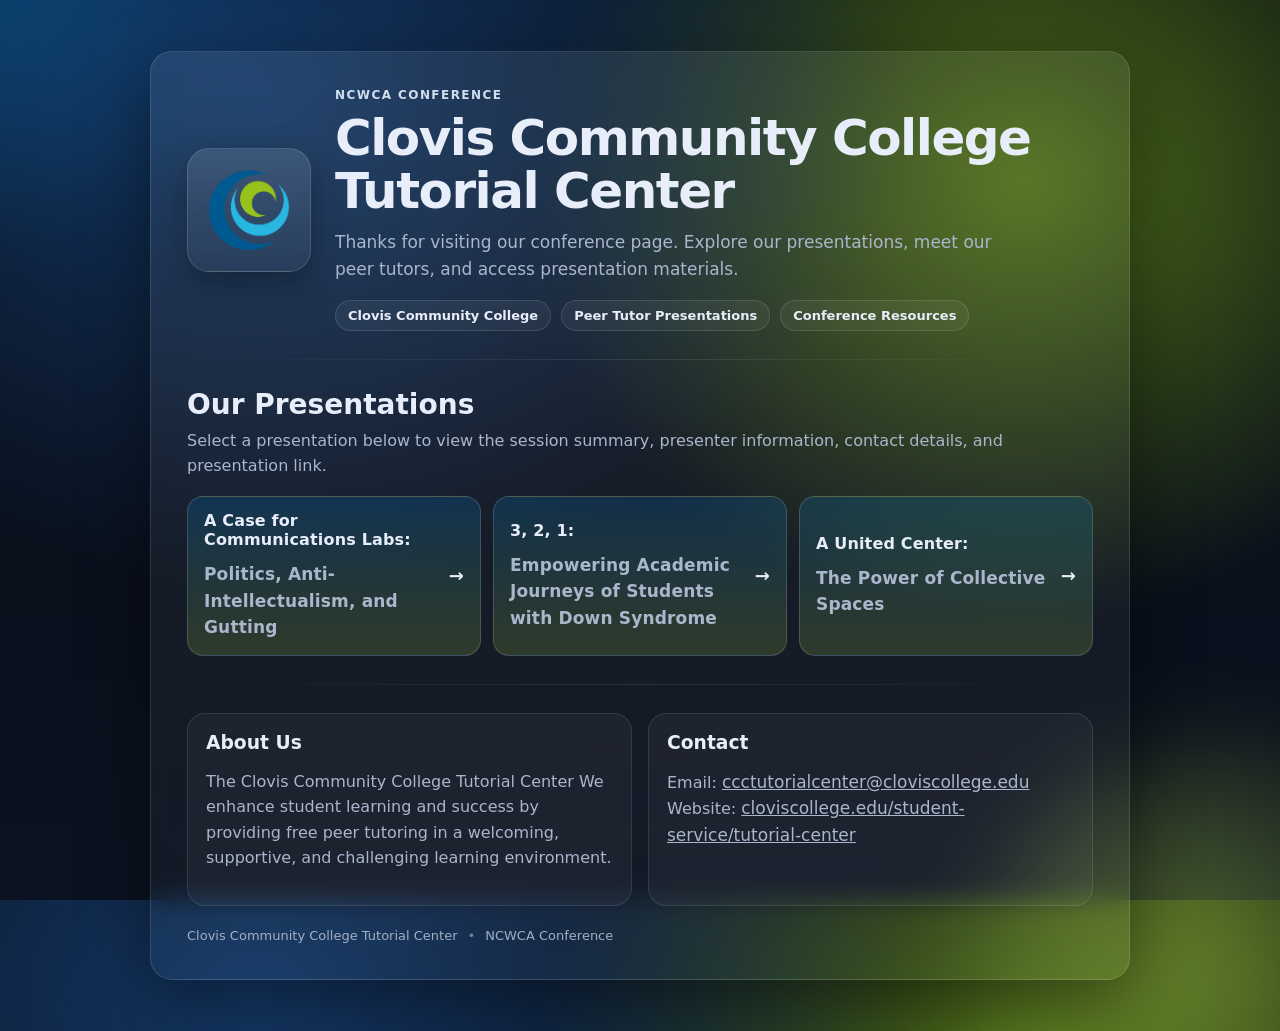
<file: index.html>
<!doctype html>
<html lang="en">
<head>
  <meta charset="UTF-8" />
  <meta name="viewport" content="width=device-width, initial-scale=1.0" />
  <title>Clovis Community College Tutorial Center | NWCWCA</title>
  <meta name="theme-color" content="#0b1220" />
  <link rel="stylesheet" href="./styles.css" />
</head>
<body>
  <main class="wrap" role="main">
    <section class="card">
      <header class="hero">
        <div class="logoWrap" aria-label="Rotating logos">
          <img
            id="logo"
            class="logo"
            src="./ccc-logo.png"
            alt="Clovis Community College logo"
            decoding="async"
            loading="eager"
          />
        </div>

        <div class="heroText">
          <p class="eyebrow">NCWCA Conference</p>
          <h1 class="title">Clovis Community College Tutorial Center</h1>
          <p class="subtitle" id="heroText">
            Thanks for visiting our conference page. Explore our presentations, meet our peer tutors, and access presentation materials.
          </p>

          <div class="heroBadges">
            <span class="pill" id="logoLabel">Clovis Community College</span>
            <span class="pill">Peer Tutor Presentations</span>
            <span class="pill">Conference Resources</span>
          </div>
        </div>
      </header>

      <div class="divider"></div>

      <section class="section">
        <h2 class="sectionTitle">Our Presentations</h2>
        <p class="sectionText">
          Select a presentation below to view the session summary, presenter information, contact details, and presentation link.
        </p>

        <div class="cta">
          <a class="btn" href="./presentation-1.html">
            <span class="btnText">A Case for Communications Labs:
              <p class="subtitle"> Politics, Anti-Intellectualism, and Gutting </p>
            </span>
            <span class="btnIcon" aria-hidden="true">→</span>
          </a>

          <a class="btn" href="./presentation-2.html">
            <span class="btnText">3, 2, 1:
              <p class="subtitle">Empowering Academic Journeys of Students with Down Syndrome</p>
            </span>
            <span class="btnIcon" aria-hidden="true">→</span>
          </a>

          <a class="btn" href="./presentation-3.html">
            <span class="btnText">A United Center:
              <p class="subtitle">The Power of Collective Spaces</p>
            </span>
            <span class="btnIcon" aria-hidden="true">→</span>
          </a>
        </div>
      </section>

      <div class="divider"></div>

      <section class="section twoCol">
        <div class="infoCard">
          <h3>About Us</h3>
          <p>
            The Clovis Community College Tutorial Center We enhance student learning and success by providing free peer tutoring in a welcoming, supportive, and challenging learning environment.
        </div>

        <div class="infoCard">
          <h3>Contact</h3>
          <p>
            Email: <a class="subtitle" href="mailto:ccctutorialcenter@cloviscollege.edu" target="_blank" rel="noopener noreferrer">ccctutorialcenter@cloviscollege.edu</a><br />
            Website: <a class="subtitle" href="https://www.cloviscollege.edu/student-services/tutorial-center/" target="_blank" rel="noopener noreferrer">cloviscollege.edu/student-service/tutorial-center</a></a>
          </p>
        </div>
      </section>

      <footer class="footer">
        <span class="fineprint">Clovis Community College Tutorial Center</span>
        <span class="dot" aria-hidden="true">•</span>
        <span class="fineprint">NCWCA Conference</span>
      </footer>
    </section>

    <div class="bg" aria-hidden="true">
      <div class="blob blobA"></div>
      <div class="blob blobB"></div>
      <div class="gridBg"></div>
    </div>
  </main>

  <script src="./script.js" defer></script>
</body>
</html>
</file>
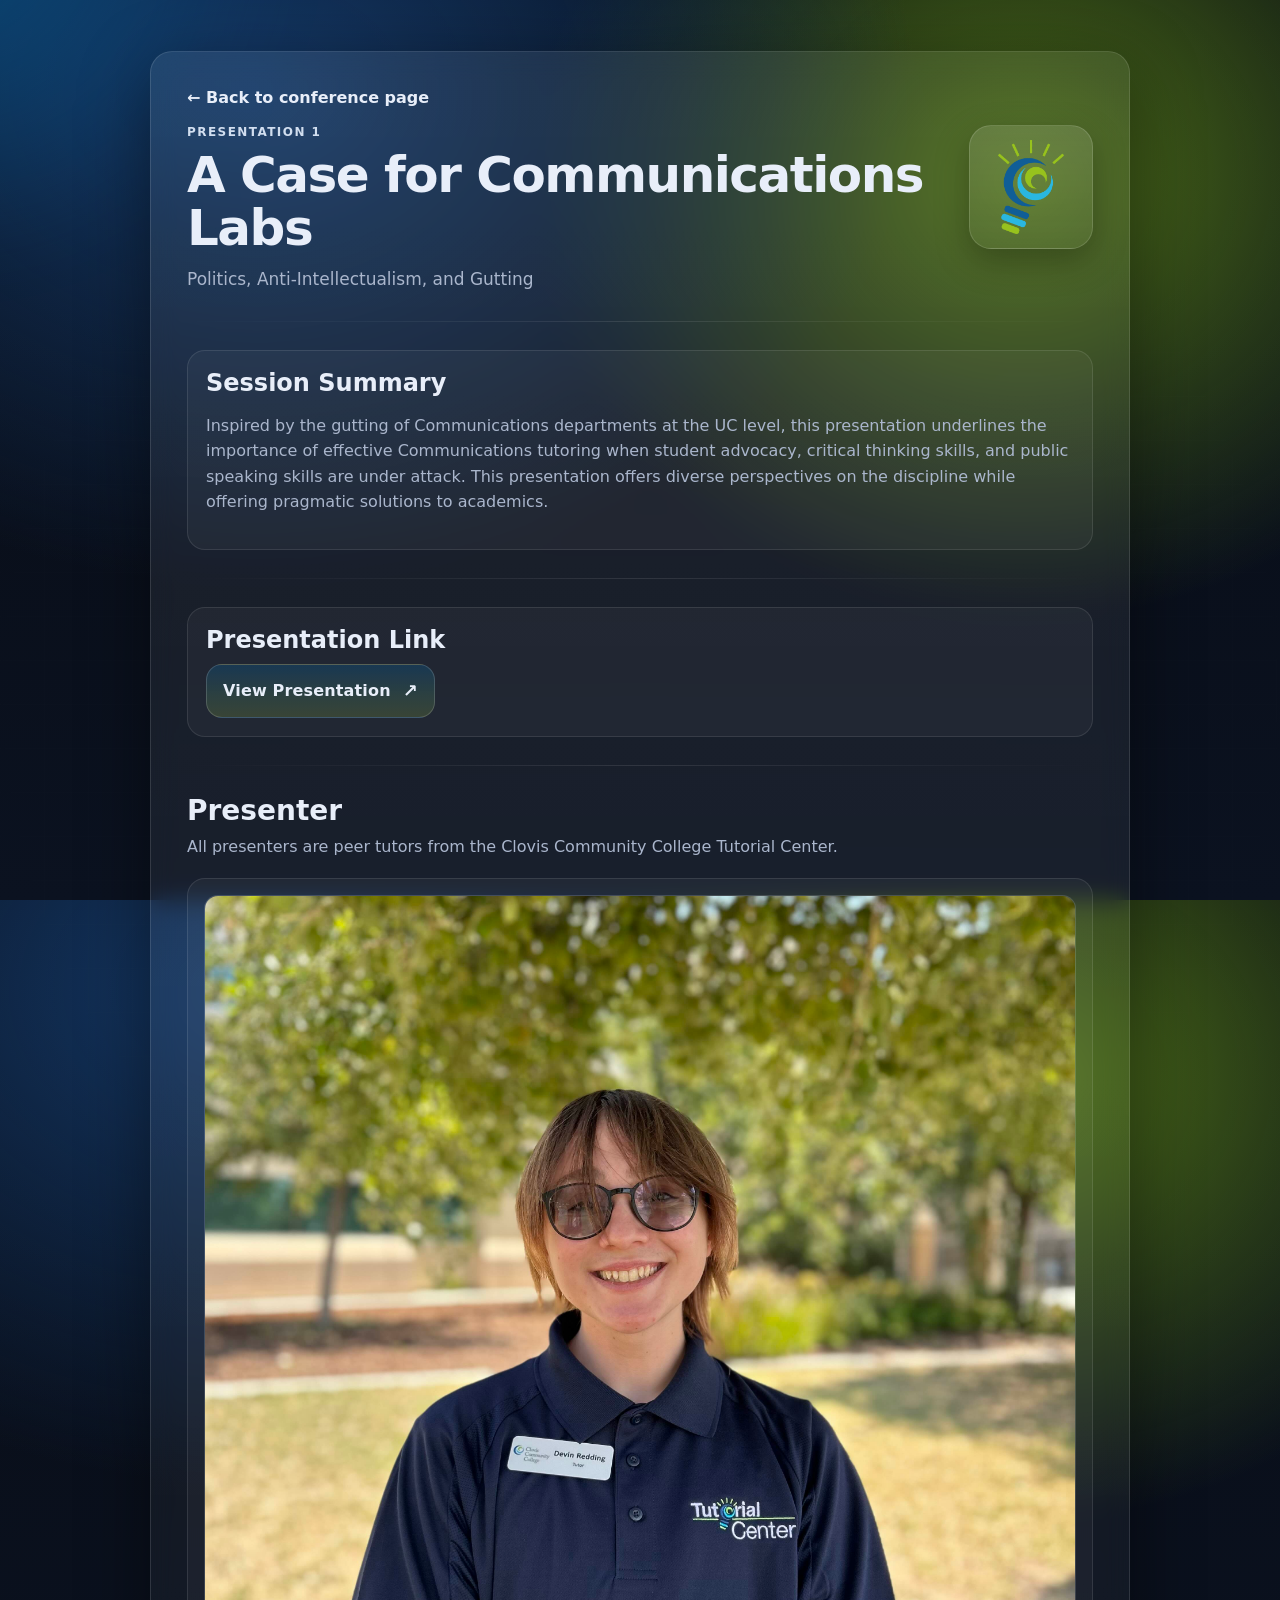
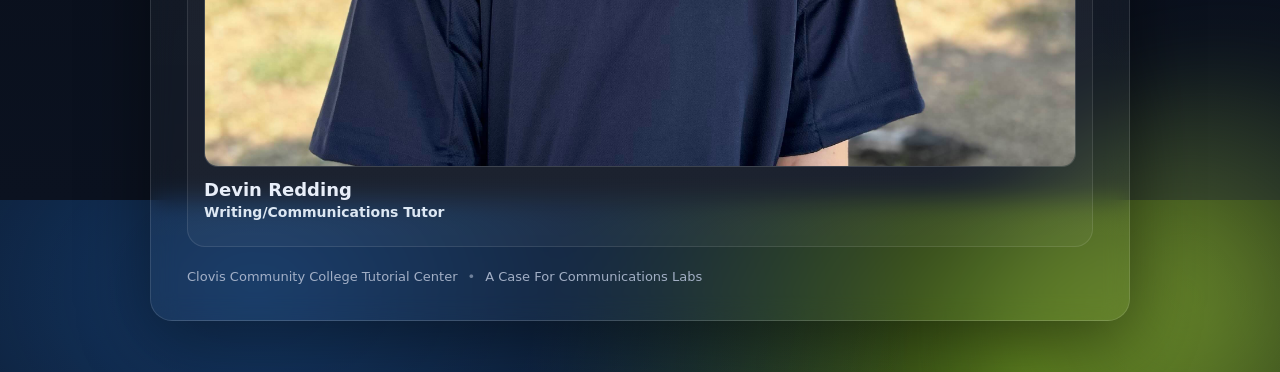
<file: presentation-1.html>
<!doctype html>
<html lang="en">
<head>
  <meta charset="UTF-8" />
  <meta name="viewport" content="width=device-width, initial-scale=1.0" />
  <title>Presentation 1 | Clovis Community College Tutorial Center</title>
  <link rel="stylesheet" href="./styles.css" />
</head>
<body>
  <main class="wrap" role="main">
    <section class="card">
      <a class="backLink" href="./index.html">← Back to conference page</a>

      <header class="presentationHeader">
        <div>
          <p class="eyebrow">Presentation 1</p>
          <h1 class="title">A Case for Communications Labs</h1>
          <p class="subtitle">
            Politics, Anti-Intellectualism, and Gutting
          </p>
        </div>

        <div class="logoWrap">
          <img class="logo" src="./tc-logo.png" alt="Tutorial Center logo" />
        </div>
      </header>

      <div class="divider"></div>

      <section class="contentCard">
        <h2>Session Summary</h2>
        <p>
          Inspired by the gutting of Communications departments at the UC level, this presentation underlines the importance of effective Communications tutoring when student advocacy, critical thinking skills, and public speaking skills are under attack. This presentation offers diverse perspectives on the discipline while offering pragmatic solutions to academics.
        </p>
      </section>

      <div class="divider"></div>

      <section class="contentCard">
        <h2>Presentation Link</h2>
        <div class="linkCard">
          <a class="btn" href="https://canva.link/flp3jlb25az6d46" target="_blank" rel="noopener noreferrer">
            <span class="btnText">View Presentation</span>
            <span class="btnIcon" aria-hidden="true">↗</span>
          </a>
        </div>
      </section>

      <div class="divider"></div>

      <section>
        <h2 class="sectionTitle">Presenter</h2>
        <p class="sectionText">
          All presenters are peer tutors from the Clovis Community College Tutorial Center.
        </p>

        <div class="presenterGrid">
          <article class="presenterCard">
            <!-- <div class="presenterPlaceholder">Add presenter photo here</div> -->
            <!-- Or use:
            <img class="presenterPhoto" src="./presenter1.jpg" alt="Devin Redding" />
            -->
            <img class="presenterPhoto" src="./Portraits/DevinRedding.jpeg" alt="Devin Redding" />
            <h3 class="presenterName">Devin Redding</h3>
            <p class="presenterRole">Writing/Communications Tutor</p>
          </article>
        </div>
      </section>

      <footer class="footer">
        <span class="fineprint">Clovis Community College Tutorial Center</span>
        <span class="dot" aria-hidden="true">•</span>
        <span class="fineprint">A Case For Communications Labs</span>
      </footer>
    </section>

    <div class="bg" aria-hidden="true">
      <div class="blob blobA"></div>
      <div class="blob blobB"></div>
      <div class="gridBg"></div>
    </div>
  </main>
</body>
</html>
</file>
<file: styles.css>
:root{
  --bg0:#070b14;
  --bg1:#0b1220;
  --text:#e8eef9;
  --muted:#aab6cc;
  --line: rgba(255,255,255,.10);

  --card: rgba(255,255,255,.06);
  --cardBorder: rgba(255,255,255,.12);
  --shadow: 0 18px 70px rgba(0,0,0,.45);

  --accent: rgba(5,114,184,.24);
  --accent2: rgba(168,207,69,.18);

  --radius: 22px;
  --maxW: 980px;
  --fadeMs: 420ms;
}

*{ box-sizing:border-box; }
html,body{ height:100%; }

body{
  margin:0;
  color:var(--text);
  font-family: ui-sans-serif, system-ui, -apple-system, Segoe UI, Roboto, Helvetica, Arial, sans-serif;
  background:
    radial-gradient(1200px 900px at 20% 10%, #143866 0%, transparent 55%),
    radial-gradient(900px 800px at 80% 20%, #4d6f18 0%, transparent 55%),
    linear-gradient(180deg, var(--bg0), var(--bg1));
  overflow-x:hidden;
}

.wrap{
  position:relative;
  min-height:100%;
  display:grid;
  place-items:center;
  padding: clamp(14px, 4vw, 56px);
}

.card{
  width:min(100%, var(--maxW));
  background: linear-gradient(180deg, rgba(255,255,255,.075), rgba(255,255,255,.03));
  border:1px solid var(--cardBorder);
  border-radius:var(--radius);
  box-shadow:var(--shadow);
  padding: clamp(18px, 4vw, 36px);
  backdrop-filter: blur(12px);
  -webkit-backdrop-filter: blur(12px);
}

.hero{
  display:grid;
  grid-template-columns:auto 1fr;
  gap: clamp(16px, 3vw, 24px);
  align-items:center;
}

.logoWrap{
  display:grid;
  place-items:center;
}

.logo{
  width: clamp(90px, 12vw, 124px);
  height: clamp(90px, 12vw, 124px);
  object-fit: contain;
  border-radius: clamp(16px, 2vw, 22px);
  padding: clamp(10px, 1.8vw, 14px);
  background: linear-gradient(180deg, rgba(255,255,255,.12), rgba(255,255,255,.04));
  border: 1px solid rgba(255,255,255,.14);
  box-shadow: 0 12px 34px rgba(0,0,0,.30);
  transition:
    opacity var(--fadeMs) ease,
    transform var(--fadeMs) ease,
    filter var(--fadeMs) ease;
  will-change: opacity, transform, filter;
}

.logo.fading{
  opacity:0;
  transform: translateY(4px) scale(.98);
  filter: blur(2px);
}

.heroText{ min-width:0; }

.eyebrow{
  margin:0 0 10px;
  color:#d1deef;
  text-transform:uppercase;
  letter-spacing:.12em;
  font-size:12px;
  font-weight:700;
}

.title{
  margin:0;
  font-size: clamp(30px, 4.8vw, 50px);
  letter-spacing:-0.03em;
  line-height:1.05;
}

.subtitle{
  margin: 12px 0 0;
  color:var(--muted);
  font-size: clamp(15px, 2.2vw, 17px);
  line-height:1.55;
  max-width: 62ch;
}

.heroBadges{
  margin-top:18px;
  display:flex;
  flex-wrap:wrap;
  gap:10px;
}

.pill{
  display:inline-flex;
  align-items:center;
  padding: 7px 12px;
  border-radius:999px;
  border:1px solid rgba(255,255,255,.12);
  background: rgba(255,255,255,.05);
  color:var(--text);
  font-weight:700;
  font-size:13px;
}

.divider{
  margin: clamp(18px, 3.5vw, 28px) 0;
  height:1px;
  background: linear-gradient(90deg, transparent, var(--line), transparent);
}

.sectionTitle{
  margin:0 0 8px;
  font-size: clamp(22px, 3vw, 28px);
}

.sectionText{
  margin:0 0 18px;
  color:var(--muted);
  line-height:1.55;
}

.cta{
  display:grid;
  grid-template-columns: 1fr 1fr 1fr;
  gap:12px;
}

.btn{
  appearance:none;
  border:1px solid rgba(255,255,255,.16);
  background: linear-gradient(180deg, var(--accent), var(--accent2));
  color:var(--text);
  text-decoration:none;
  border-radius:16px;
  padding:14px 16px;
  min-height:54px;
  display:flex;
  align-items:center;
  justify-content:space-between;
  gap:12px;
  font-weight:700;
  letter-spacing:.01em;
  transition: transform 160ms ease, filter 160ms ease, border-color 160ms ease;
}

.btn:hover{
  transform: translateY(-1px);
  filter: brightness(1.05);
  border-color: rgba(255,255,255,.24);
}

.btnGhost{
  background: rgba(255,255,255,.05);
}

.btnText{
  display:block;
  min-width:0;
}

.btnIcon{
  flex:0 0 auto;
  font-size:18px;
}

.twoCol{
  display:grid;
  grid-template-columns: 1fr 1fr;
  gap:16px;
}

.infoCard,
.contentCard{
  background: rgba(255,255,255,.04);
  border:1px solid rgba(255,255,255,.10);
  border-radius:18px;
  padding:18px;
}

.infoCard h3,
.contentCard h2,
.contentCard h3{
  margin:0 0 10px;
}

.infoCard p,
.contentCard p,
.contentCard li{
  color:var(--muted);
  line-height:1.6;
}

.presentationHeader{
  display:grid;
  grid-template-columns: 1fr auto;
  gap:18px;
  align-items:start;
}

.backLink{
  display:inline-flex;
  align-items:center;
  gap:8px;
  color:var(--text);
  text-decoration:none;
  font-weight:700;
  margin-bottom:18px;
}

.backLink:hover{
  text-decoration:underline;
}

.presenterGrid{
  display:grid;
  grid-template-columns: repeat(auto-fit, minmax(220px, 1fr));
  gap:16px;
  margin-top:16px;
}

.presenterCard{
  background: rgba(255,255,255,.04);
  border:1px solid rgba(255,255,255,.10);
  border-radius:18px;
  padding:16px;
}

.presenterPhoto{
  width:100%;
  aspect-ratio: 1 / 1;
  border-radius:14px;
  object-fit:cover;
  background: rgba(255,255,255,.06);
  border:1px solid rgba(255,255,255,.10);
  display:block;
  margin-bottom:12px;
}

.presenterPlaceholder{
  width:100%;
  aspect-ratio: 1 / 1;
  border-radius:14px;
  display:grid;
  place-items:center;
  background: linear-gradient(180deg, rgba(255,255,255,.08), rgba(255,255,255,.03));
  border:1px solid rgba(255,255,255,.10);
  color:var(--muted);
  margin-bottom:12px;
  font-size:14px;
  text-align:center;
  padding:12px;
}

.presenterName{
  margin:0 0 4px;
  font-size:18px;
}

.presenterRole{
  margin:0 0 10px;
  color:#dce7f3;
  font-size:14px;
  font-weight:600;
}

.presenterContact{
  margin:0;
  color:var(--muted);
  font-size:14px;
  line-height:1.5;
}

.linkCard{
  display:flex;
  flex-wrap:wrap;
  gap:12px;
  margin-top:10px;
}

.footer{
  margin-top:22px;
  display:flex;
  flex-wrap:wrap;
  gap:10px;
  align-items:center;
  color:var(--muted);
  font-size:13px;
}

.dot{ opacity:.6; }
.fineprint{ opacity:.95; }

.bg{
  position:absolute;
  inset:0;
  z-index:-1;
  overflow:hidden;
}

.blob{
  position:absolute;
  width: clamp(320px, 52vw, 560px);
  height: clamp(320px, 52vw, 560px);
  border-radius:50%;
  filter: blur(42px);
  opacity:.55;
}

.blobA{
  left:-220px;
  top:-240px;
  background: radial-gradient(circle at 30% 30%, rgba(5,114,184,.9), transparent 60%);
}

.blobB{
  right:-240px;
  bottom:-260px;
  background: radial-gradient(circle at 40% 40%, rgba(168,207,69,.8), transparent 60%);
}

.gridBg{
  position:absolute;
  inset:0;
  background-image:
    linear-gradient(rgba(255,255,255,.05) 1px, transparent 1px),
    linear-gradient(90deg, rgba(255,255,255,.05) 1px, transparent 1px);
  background-size: 44px 44px;
  mask-image: radial-gradient(circle at 50% 35%, rgba(0,0,0,.85), transparent 65%);
  opacity:.30;
}

@media (max-width: 760px){
  .hero,
  .presentationHeader,
  .twoCol{
    grid-template-columns: 1fr;
  }

  .hero{
    text-align:center;
    justify-items:center;
  }

  .cta{
    grid-template-columns: 1fr;
  }
}

@media (max-width: 380px){
  .card{ padding:14px; }
  .btn{ padding:12px; }
}

@media (prefers-reduced-motion: reduce){
  .logo,
  .btn{
    transition:none;
  }

  .btn:hover{
    transform:none;
  }
}
</file>
